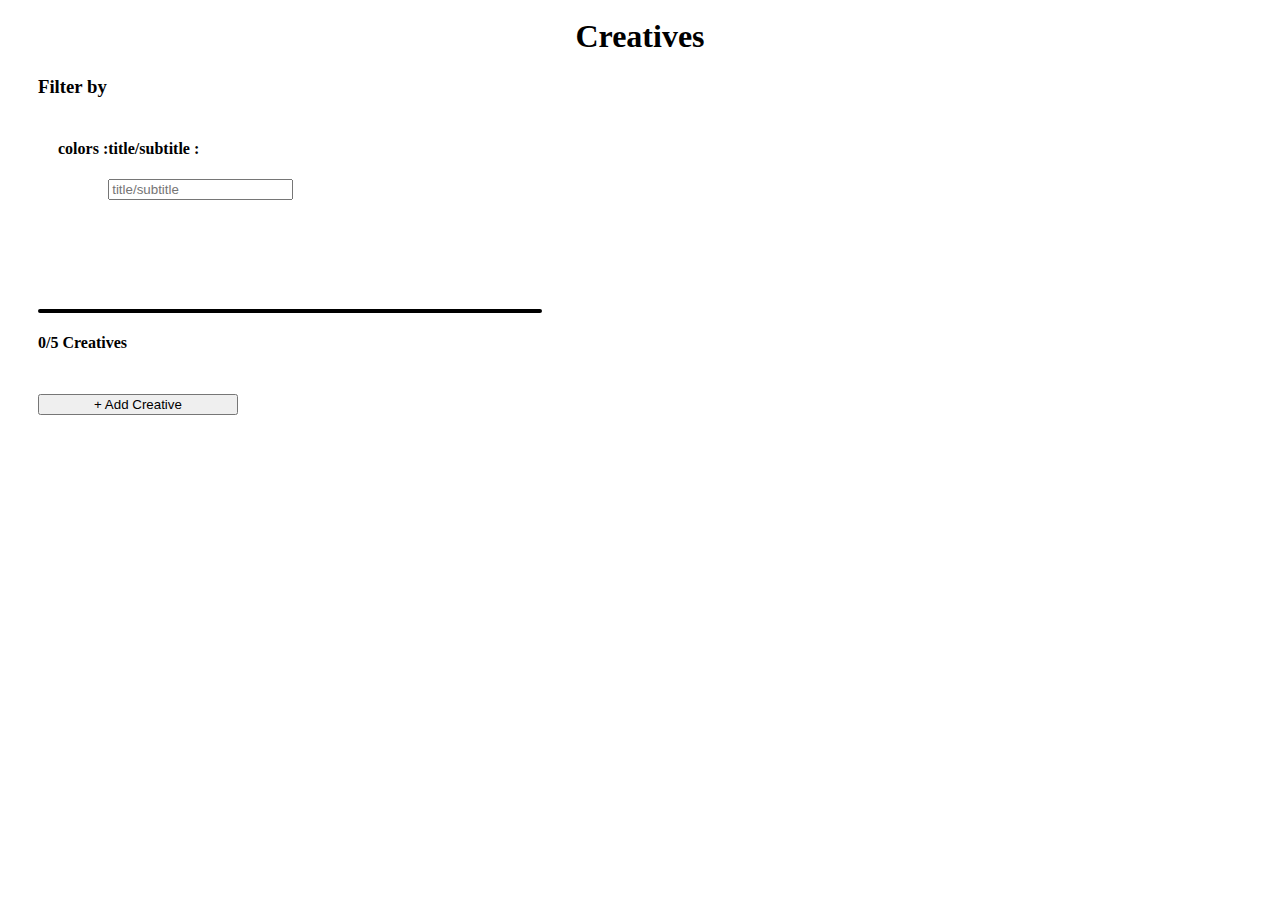
<file: Creatives/index.html>
<html lang="en">

<head>
    <meta charset="UTF-8" />
    <meta http-equiv="X-UA-Compatible" content="IE=edge" />
    <meta name="viewport" content="width=device-width, initial-scale=1.0" />
    <link rel="icon" href="https://notion-emojis.s3-us-west-2.amazonaws.com/prod/svg-twitter/1f3a8.svg"></link>
    <title>Creative</title>

    <link rel="stylesheet" href="style.css" />
    <link href="https://cdn.jsdelivr.net/npm/bootstrap@5.1.3/dist/css/bootstrap.min.css" rel="stylesheet" integrity="sha384-1BmE4kWBq78iYhFldvKuhfTAU6auU8tT94WrHftjDbrCEXSU1oBoqyl2QvZ6jIW3" crossorigin="anonymous">
</head>

<body class="container" style="padding: 10px;">
    <div id="drawer" class="drawer">
        <div class="container">
            <div class="header">
                <h4>Creative Creation</h4>
                <a href="javascript:void(0)" class="closebtn" onclick="closeForm()">&times;</a>
            </div>
            <form class="row g-3 form" id="creativeForm" onsubmit="addCreative(); return false">
                <div class="col-md-12">
                    <label for="title" class="form-label">Title</label>
                    <input type="text" name="title" class="form-control" id="title" required>
                </div>
                <div class="col-md-12">
                    <label for="subtitle" class="form-label">Subtitle</label>
                    <input type="text" name="subtitle" class="form-control" id="subtitle" required>
                </div>
                <div class="col-12" id='backgroundColor'>
                    <h4> Background Color : </h4>
                </div>
                <div class="col-12">
                    <button class="btn btn-primary" type="submit">Done</button>
                </div>
            </form>
        </div>
    </div>
    <div class="main">
        <h1 style="text-align: center;">Creatives</h1>
        <div class="filters container row">
            <h3>Filter by</h3>
            <div style="display: flex;margin: 20px;">
                <div class="col-md-3">
                    <h4>colors :</h4>
                    <div class="row colors" id="colors"></div>
                </div>
                <div class="col-md-3">
                    <h4>title/subtitle : </h4>
                    <input type="text" onkeyup="filter()" class="form-control" id="filtertxt" placeholder="title/subtitle">
                </div>
            </div>
            <div class="row" style="align-items: center;">
                <div class="col-md-6 progress">
                    <div class="progress-bar" id="progress-bar" role="progressbar"></div>
                </div>
                <div class="col-md-3">
                    <h4 id="progressAria">0/5 Creatives</h4>
                </div>
            </div>
        </div>
        <button id="addCreative" type="button" class="btn btn-outline-dark button" onclick="openForm()">+ Add Creative</button>
        <div class="container " id="creatives"></div>
    </div>
    <script src="https://cdn.jsdelivr.net/npm/bootstrap@5.1.3/dist/js/bootstrap.bundle.min.js" integrity="sha384-ka7Sk0Gln4gmtz2MlQnikT1wXgYsOg+OMhuP+IlRH9sENBO0LRn5q+8nbTov4+1p" crossorigin="anonymous"></script>
    <script src="script.js"></script>
</body>

</html>
</file>
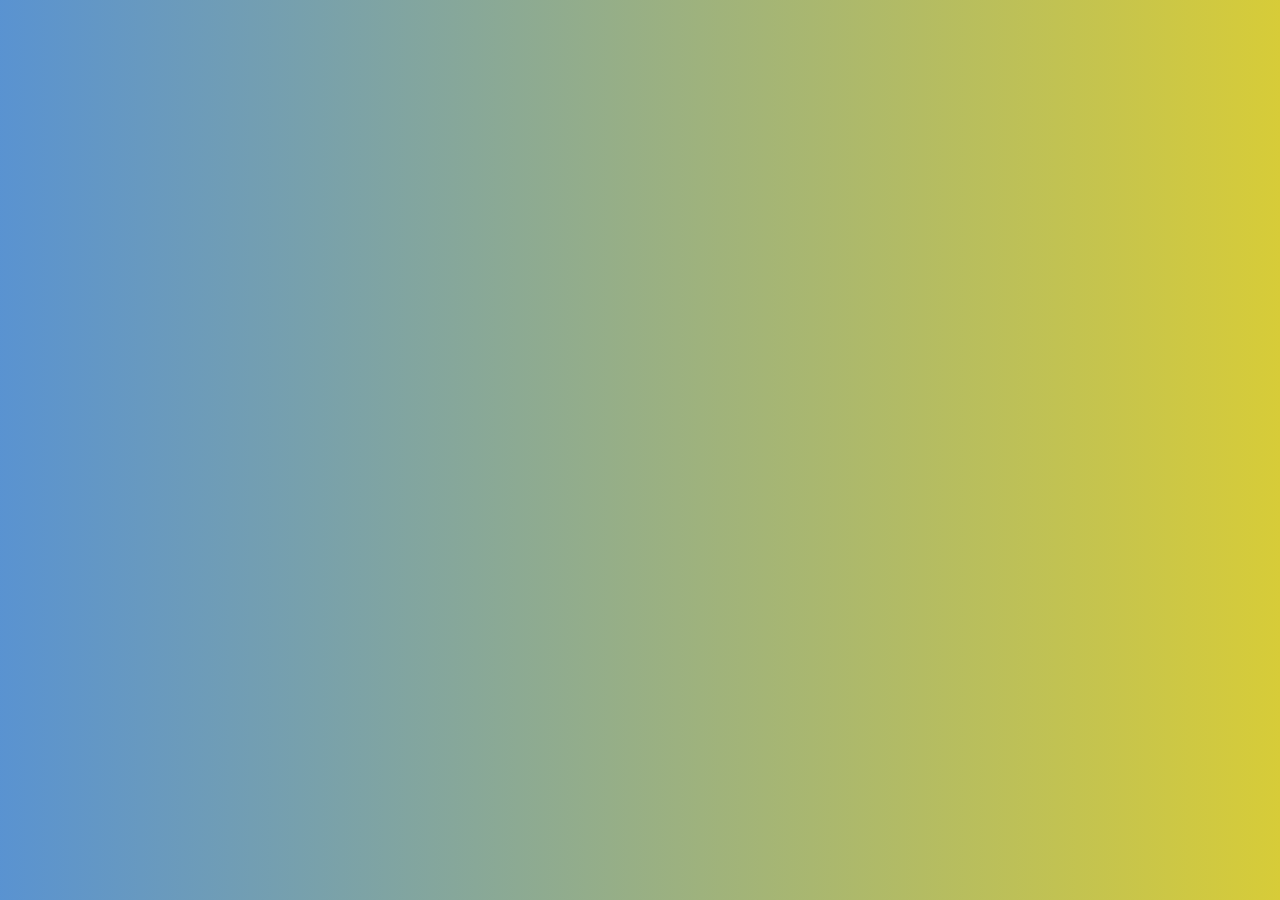
<file: Digital Clock/index.html>
<!DOCTYPE html>
<html lang="en">
<head>
    <meta charset="UTF-8">
    <meta http-equiv="X-UA-Compatible" content="IE=edge">
    <meta name="viewport" content="width=device-width, initial-scale=1.0">
    <title>Digital Clock</title>
    <style>
        @import url('https://fonts.googleapis.com/css2?family=Poppins:wght@300;500;600&family=Rubik+Microbe&display=swap');
        *{
            font-family: 'Poppins', sans-serif;
            font-family: 'Rubik Microbe', cursive;
            padding: 0;
            margin: 0;
            box-sizing: border-box;
        }
        .clockContainer{
            width: 100vw;
            height: 100vh;
            background: linear-gradient(to right, #2f77c5cb, #d7cc38);
            display: flex;
            justify-content: center;
            align-items: center;
            column-gap: 2rem;
            font-size: 5rem;

        }
         
        .hours, .minutes, .seconds{
         font-size: 10%;
      }
  .center {
    width: 80vw;
    text-align: center;
    display: flex;
    justify-content: center;
    align-items: center;
    column-gap: 1rem;
    font-size: 90vw;
}

    </style>
</head>
<body>
    <div class="clockContainer">
      <div class="center">
        <div class="hours"></div>
        <div class="minutes"></div>
        <div class="seconds"></div>
</div>
    </div>


    <script>
        let hours = document.querySelector(".hours");
        let minutes = document.querySelector(".minutes");
        let seconds = document.querySelector(".seconds");



        setInterval(() =>{
            let date = new Date();

            let hTime = date.getHours();
            let mTime = date.getMinutes();
            let sTime = date.getSeconds();

            if(hTime > 12){ 
                hTime = hTime-12;
                sTime = sTime+" PM"
            }else {
                sTime = sTime+" AM"
            }
        

            seconds.innerHTML = sTime;
            minutes.innerHTML = mTime+" :";
            hours.innerHTML = hTime+" :";

        }, 1000)

    </script>
</body>
</html>
</file>
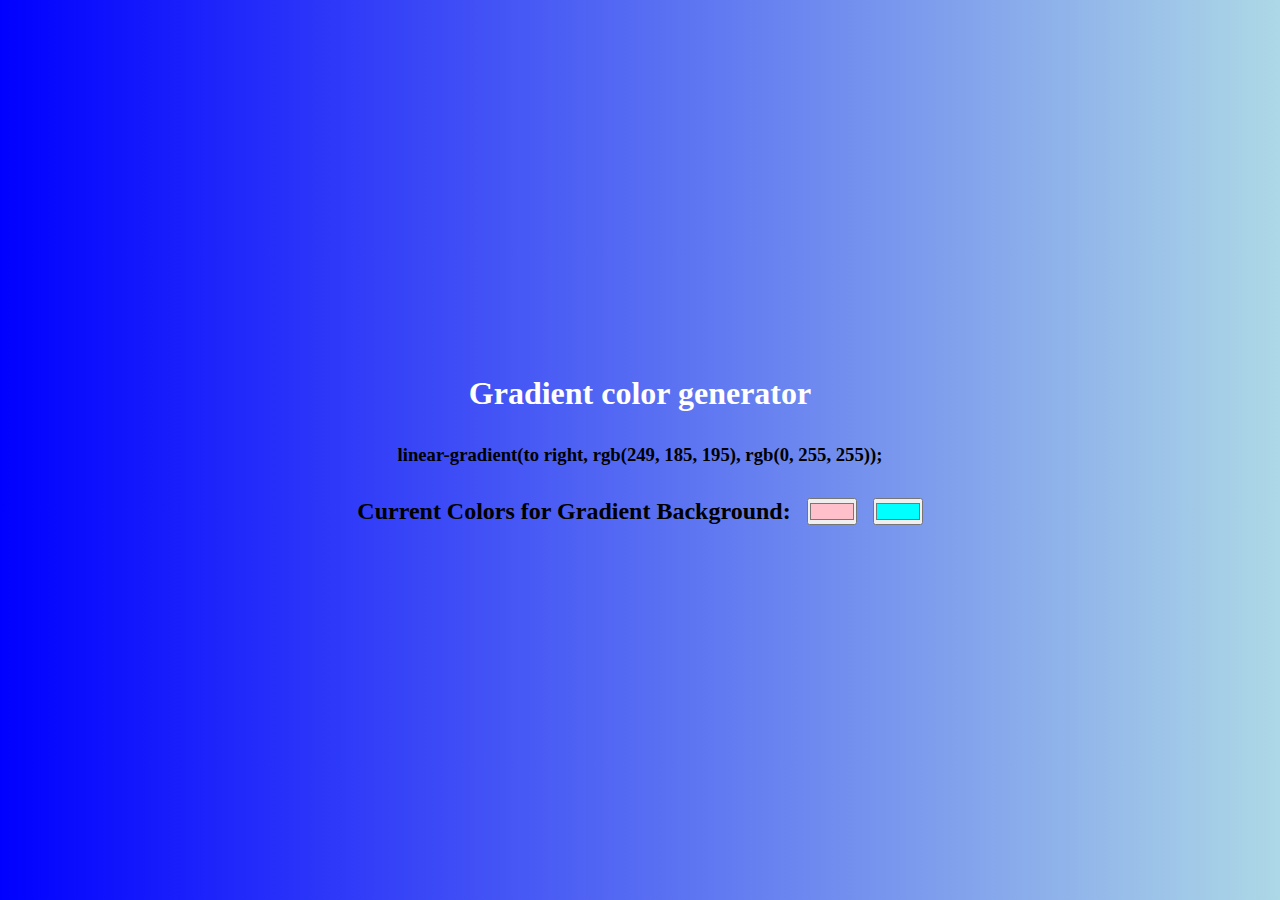
<file: LinearGradientColorCodeGenerator/index.html>
<!DOCTYPE html>
<html lang="en">
  <head>
    <meta charset="UTF-8" />
    <meta http-equiv="X-UA-Compatible" content="IE=edge" />
    <meta name="viewport" content="width=device-width, initial-scale=1.0" />
    <title>Gradient color generator</title>

    <style>
      *{
         padding: 0;
        margin: 0;
        box-sizing: border-box;
      }
      .change {
        width: 100%;
        height: 100vh;
        display: flex;
        justify-content: center;
        row-gap: 2rem;
        align-items: center;
        flex-direction: column;
        background: linear-gradient(to right, #0000ff, #add8e6);
      }

      h1 {
        color: white;
      }
      .inline {
        display: flex;
        justify-content: center;
        align-items: center;
        text-align: center;
        width: 80%;
      }
      .color1 {
        margin: 0 1rem 0 1rem;
      }
    </style>
  </head>
  <body>
    <div class="change">
      <h1>Gradient color generator</h1>
      <h3>linear-gradient(to right, rgb(249, 185, 195), rgb(0, 255, 255));</h3>
      <div class="inline">
        <h2>Current Colors for Gradient Background:</h2>
        <!-- Default color for gradient -->
        <input class="color1" type="color" value="#ffc0cb" />
        <input class="color2" type="color" value="#00ffff" />
      </div>
    </div>

    <script>
      var css = document.querySelector("h3");
      var color1 = document.querySelector(".color1");
      var color2 = document.querySelector(".color2");
      var container = document.querySelector(".change");

      // Changing color for the gradient

      function changeGradient() {
        container.style.background =
          "linear-gradient(to right, " +
          color1.value +
          ", " +
          color2.value +
          ")";

        css.textContent = container.style.background + ";";
      }

      color1.addEventListener("input", changeGradient);
      color2.addEventListener("input", changeGradient);
    </script>
  </body>
</html>
</file>
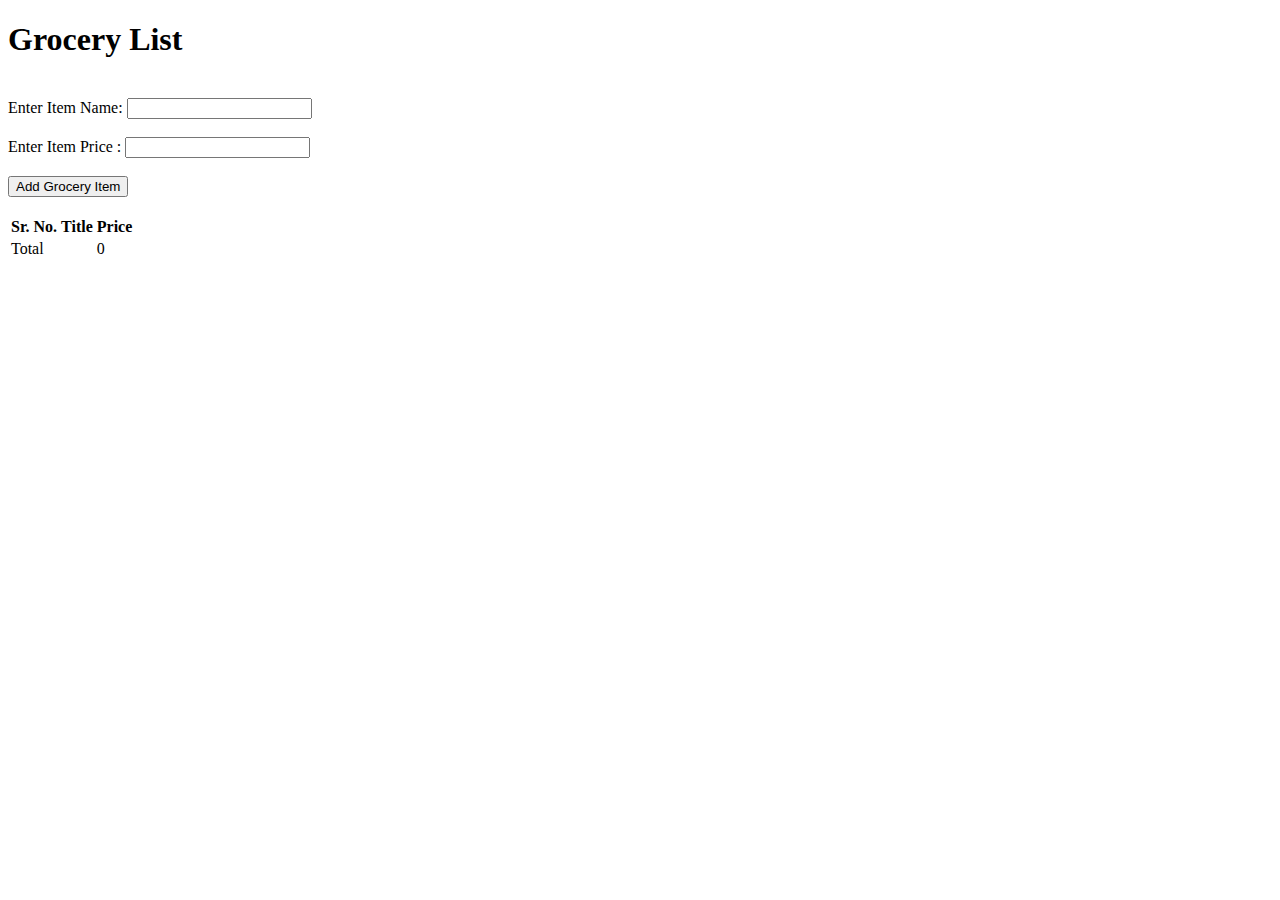
<file: Shopping Cart/index.html>
<!DOCTYPE html>
<html>
    <head>
        <title>Shopping Cart</title>
        <link href="https://cdn.jsdelivr.net/npm/bootstrap@5.0.1/dist/css/bootstrap.min.css" rel="stylesheet" integrity="sha384-+0n0xVW2eSR5OomGNYDnhzAbDsOXxcvSN1TPprVMTNDbiYZCxYbOOl7+AMvyTG2x" crossorigin="anonymous">
    </head>
    <body>
        <div class="container">
            <h1>Grocery List</h1><br/>
            Enter Item Name: <input id="item-name-input" type="text"><br/><br/>
            Enter Item Price : <input id="item-price-input" type="number"><br/><br/>
            <button class="btn btn-secondary" onClick="insertItem();">Add Grocery Item</button><br/><br/>


            <table class="table"> 
                    <tr>
                        <th>Sr. No.</th>
                        <th>Title</th>
                        <th>Price</th>
                    </tr>
                    <tr>
                            <td colspan="2">Total</td>
                            <td  data-ns-test="grandTotal">0</td>
                    </tr>

            </table>
        </div>

        <script src="shopping_cart.js"></script>
        <script src="https://cdn.jsdelivr.net/npm/bootstrap@5.0.1/dist/js/bootstrap.bundle.min.js" integrity="sha384-gtEjrD/SeCtmISkJkNUaaKMoLD0//ElJ19smozuHV6z3Iehds+3Ulb9Bn9Plx0x4" crossorigin="anonymous"></script>
    </body>
</html>
</file>
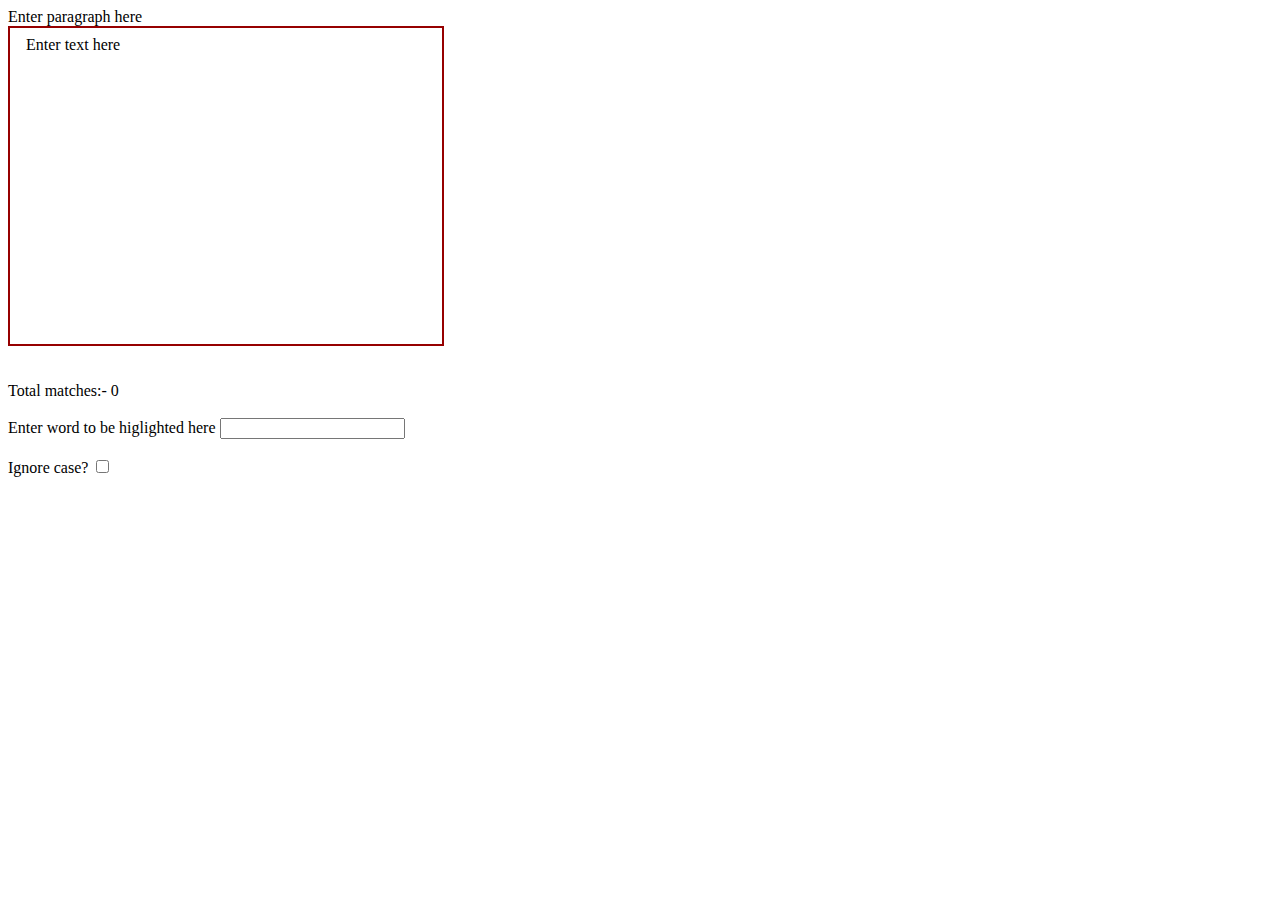
<file: Word highlighter JS/index.html>
<!DOCTYPE html>
<html lang="en">
<head>
    <meta charset="UTF-8">
    <meta http-equiv="X-UA-Compatible" content="IE=edge">
    <meta name="viewport" content="width=device-width, initial-scale=1.0">
    <title>Word Highlighter JS</title>
    <link rel="stylesheet" href="styles.css">

</head>
<body>
    <label for="paragraph-input">Enter paragraph here</label>
    <div id="paragraph-input" contenteditable="true">Enter text here</div>
    <br />
    <br />
    <div>Total matches:- <span id="words-counter">0</span></div>
    <br />
    <label for="word-input">Enter word to be higlighted here</label>
    <input type="text" id="word-input" >
    <br />
    <br />
    <label for="ignore-case">Ignore case?</label>
    <input type="checkbox" id="ignore-case" />

    <script src="script.js"></script>

</body>
</html>
</file>
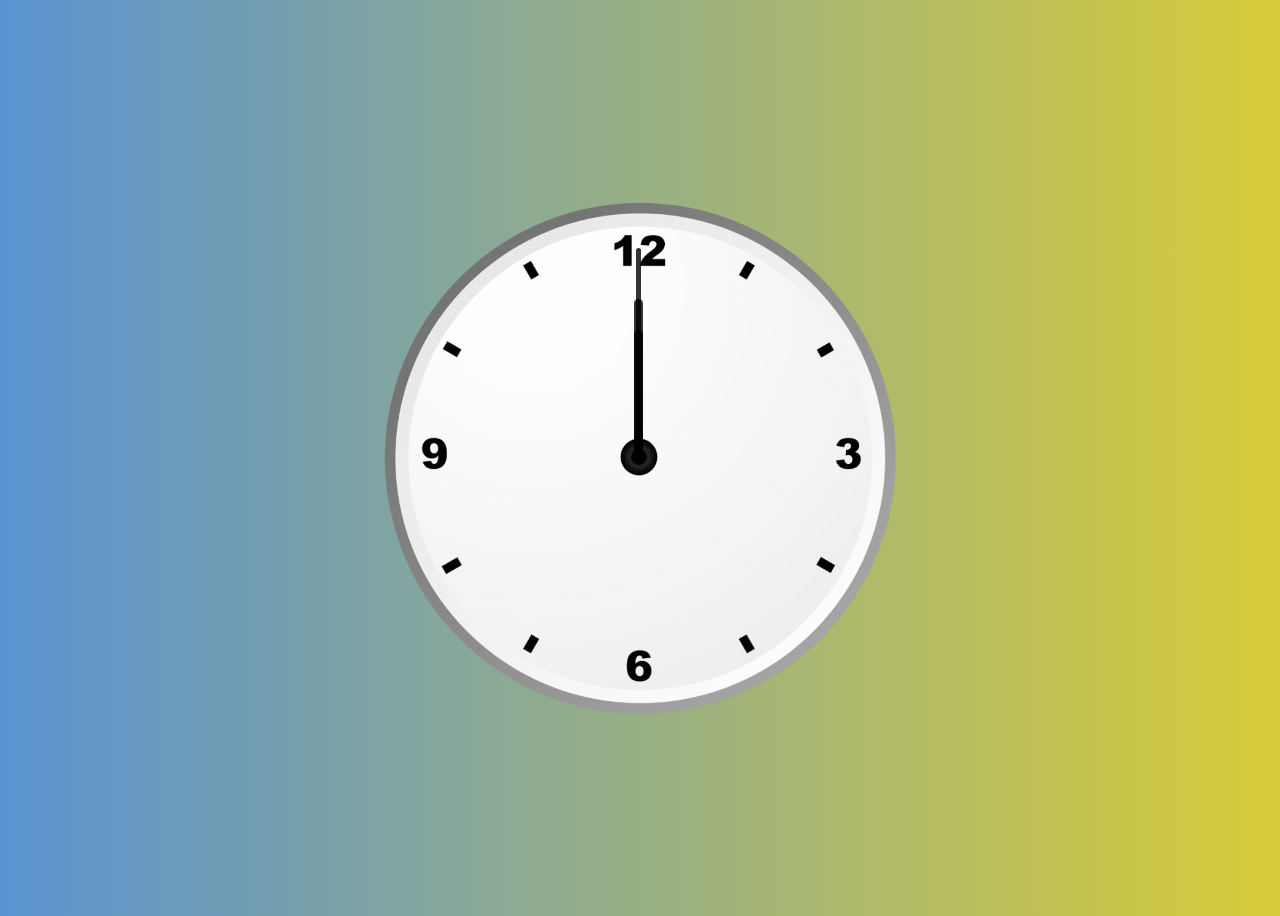
<file: Analog Clock/analogClock.html>
<!DOCTYPE html>
<html lang="en">
  <head>
    <meta charset="UTF-8" />
    <meta http-equiv="X-UA-Compatible" content="IE=edge" />
    <meta name="viewport" content="width=device-width, initial-scale=1.0" />
    <title>Analog Clock</title>
    <style>
        body{
            max-width: 100vw;
            height: 100vh;
            background: linear-gradient(to right, #2f77c5cb, #d7cc38);
            display: flex;
            justify-content: center;
            align-items: center;
        }
      .clockContainer {
        position: relative;
        margin: auto;
        height: 40vw;
        width: 40vw;
        background: url(clock.png) no-repeat;
        background-size: 100%;
      }

      .hours,
      .minutes,
      .seconds {
        position: absolute;
        background: black;
        border-radius: 10px;
        transform-origin: bottom;
      }
      .hours {
        width: 1.8%;
        height: 25%;
        top: 25%;
        left: 48.85%;
        opacity: 0.8;
      }
      .minutes {
        width: 1.6%;
        height: 30%;
        top: 19%;
        left: 48.9%;
        opacity: 0.8;
      }
      .seconds {
        width: 1%;
        height: 40%;
        top: 9%;
        left: 49.25%;
        opacity: 0.8;
      }
      .audioSecondHand{
        visibility: hidden;
      }
    </style>
  </head>
  <body>
    <div class="clockContainer">
      <div class="hours"></div>
      <div class="minutes"></div>
      <div class="seconds"></div>

      <div class="audioSecondHand">
        <audio class="audioSound" src="clock-s-sound.mp3" controls loop autoplay></audio>
      </div>
    </div>

    <script>
      let hours = document.querySelector(".hours");
      let minutes = document.querySelector(".minutes");
      let seconds = document.querySelector(".seconds");
      let secondHandSound = document.querySelector(".audioSound");


      
      setInterval(() => {
        
        // setInterval(() =>{
        //     secondHandSound.play();
        // }, 0); 

        let date = new Date();

        let hTime = date.getHours();
        let mTime = date.getMinutes();
        let sTime = date.getSeconds();

        let hRotation = hTime * 30 + mTime / 2;
        let mRotation = mTime * 6;
        let sRotation = sTime * 6;

        hours.style.transform = `rotate(${hRotation}deg)`;
        minutes.style.transform = `rotate(${mRotation}deg)`;
        seconds.style.transform = `rotate(${sRotation}deg)`;
      }, 1000);
    </script>
  </body>
</html>
</file>
<file: Creatives/style.css>
.box {
    border: 2px solid black;
    padding: 12px;
    border-radius: 6px;
    max-width: 500px;
    text-align: center;
    margin: 10px;
}

.box .box-title {
    font-size: x-large;
    font-weight: bolder;
    margin: 10px;
}

.box .box-subtitle {
    margin-top: 0;
    margin-bottom: 16px;
}

.colors {
    min-height: 100px;
    margin: 10px;
}

.txt {
    min-width: 200px;
    max-width: 200px;
    margin: 10px;
    min-height: 100px;
    padding: 10px;
}

.color-box {
    min-width: 50px !important;
    min-height: 25px !important;
    border-radius: 5px !important;
}

.progress {
    max-width: 500px;
    border: 2px solid black;
    border-radius: 15px !important;
    padding: 0% !important;
    margin-right: 10px;
}

.filters {
    margin: 20px;
}

.button {
    margin: 20px;
    min-width: 200px;
}

.form {
    padding: 20px;
}

.remove {
    display: none ;
}


.drawer {
    height: 100%;
    width: 0;
    position: fixed;
    z-index: 1;
    top: 0;
    right: 0;
    -webkit-box-shadow: -9px 4px 32px -15px rgba(0, 0, 0, 1);
    -moz-box-shadow: -9px 4px 32px -15px rgba(0, 0, 0, 1);
    box-shadow: -9px 4px 32px -15px rgba(0, 0, 0, 1);
    overflow-x: hidden;
    padding-top: 60px;
    transition: 0.5s;
}


.drawer .closebtn {
    position: absolute;
    color: black;
    text-decoration: none;
    top: 0;
    right: 25px;
    font-size: 36px;
    margin-left: 50px;
}
</file>
<file: Word highlighter JS/styles.css>
#paragraph-input {
            border: 2px solid rgb(150, 0, 0);
            width: 400px;
            height: 300px;
            padding: 8px 16px;
            overflow: scroll;
        }

        .highlighted-txt {
            color: rgb(0, 0, 0);
            background-color: rgb(241, 255, 45);
        }
</file>
